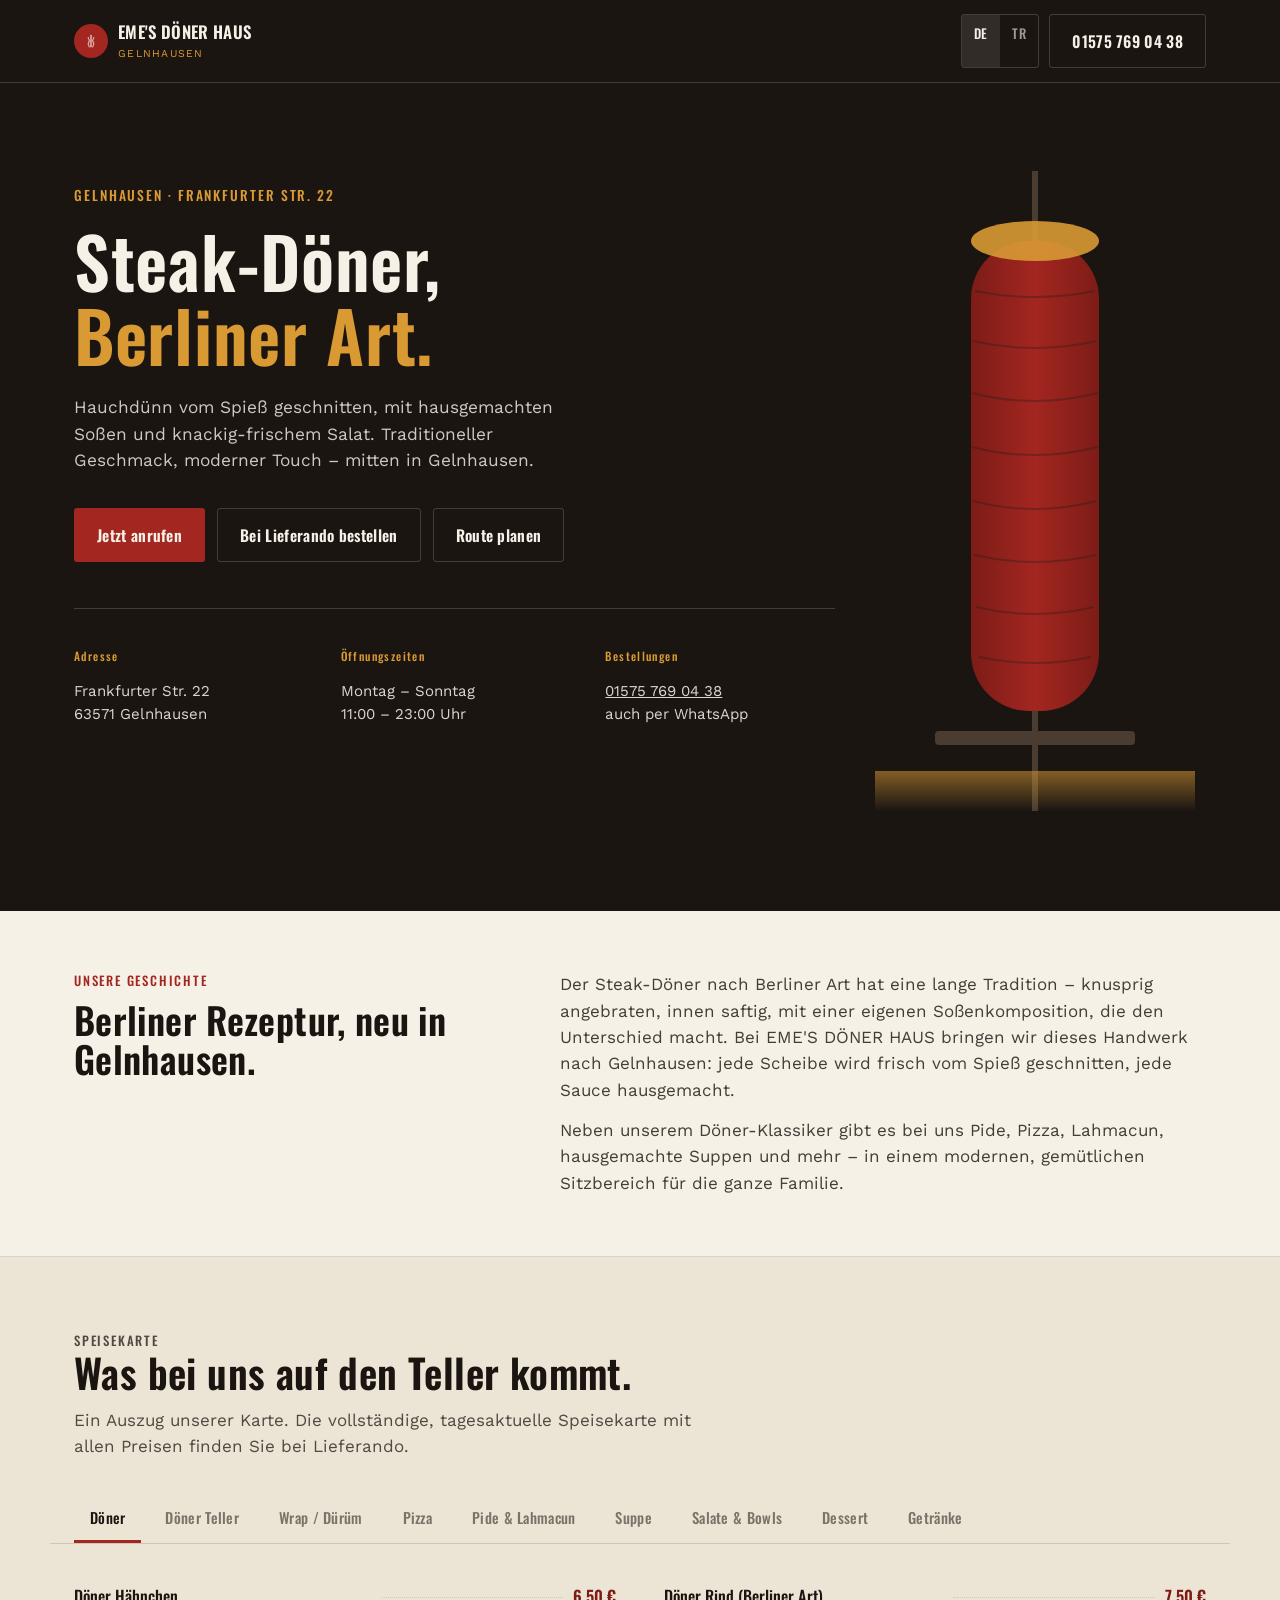
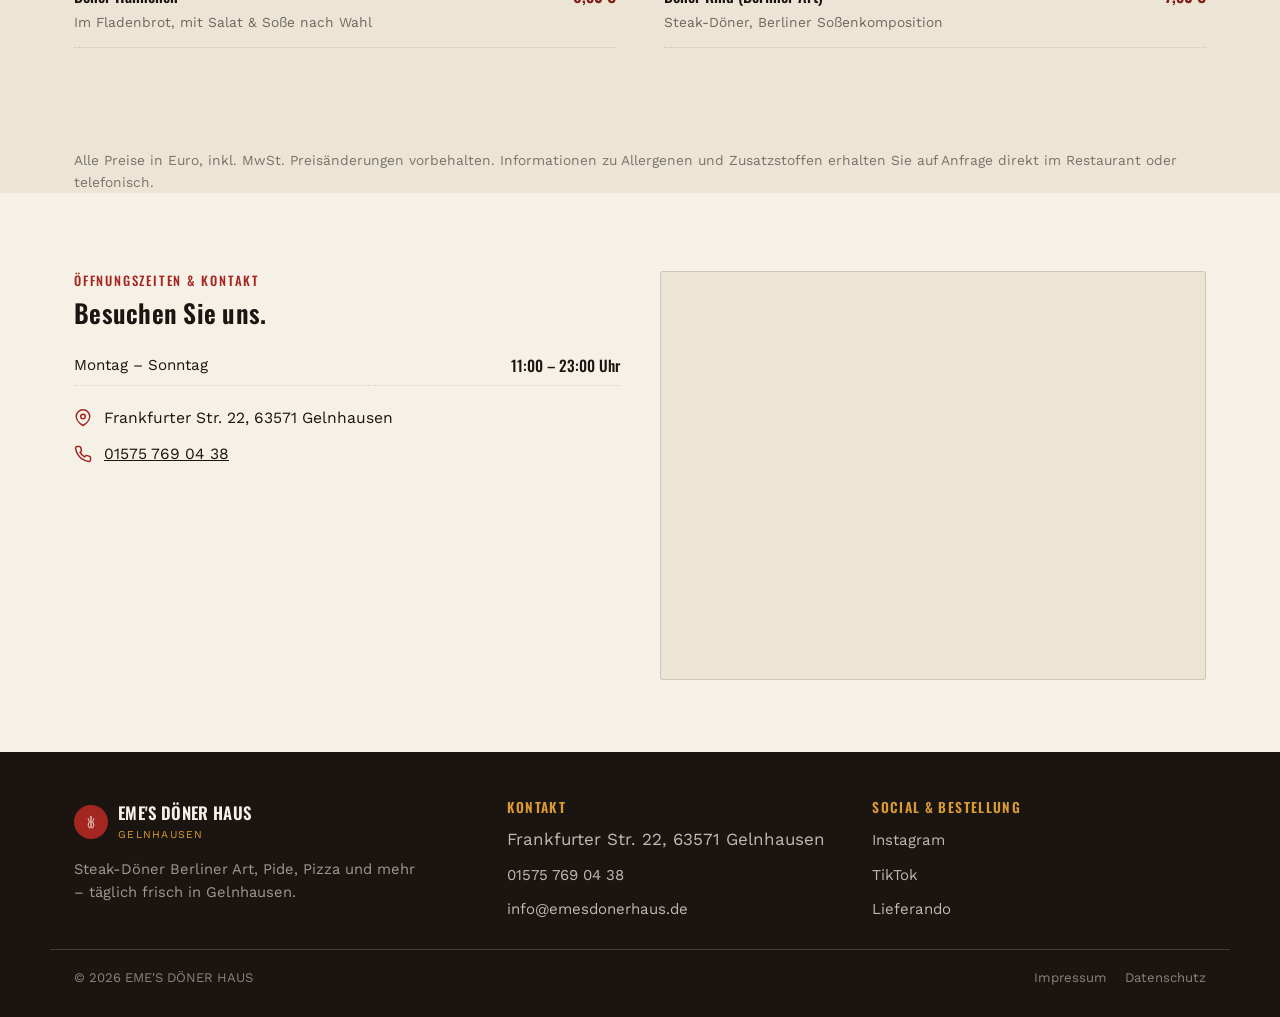
<file: index.html>
<!DOCTYPE html>
<html lang="de">
<head>
<meta charset="UTF-8">
<meta name="viewport" content="width=device-width, initial-scale=1.0">
<title>EME'S DÖNER HAUS – Steak-Döner Berliner Art in Gelnhausen</title>
<meta name="description" content="EME'S DÖNER HAUS in Gelnhausen: Steak-Döner Berliner Art, Pide, Pizza & mehr. Frankfurter Str. 22. Täglich 11:00–23:00 Uhr. Jetzt bestellen oder vor Ort genießen.">
<link rel="canonical" href="https://emesdonerhaus.de/">
<link rel="alternate" hreflang="de" href="https://emesdonerhaus.de/">
<link rel="alternate" hreflang="tr" href="https://emesdonerhaus.de/tr/">
<link rel="alternate" hreflang="x-default" href="https://emesdonerhaus.de/">
<link rel="icon" type="image/svg+xml" href="assets/img/favicon.svg">
<link rel="stylesheet" href="assets/css/style.css">

<meta property="og:type" content="restaurant.restaurant">
<meta property="og:title" content="EME'S DÖNER HAUS – Gelnhausen">
<meta property="og:description" content="Steak-Döner Berliner Art, Pide, Pizza & mehr. Frankfurter Str. 22, 63571 Gelnhausen.">
<meta property="og:url" content="https://emesdonerhaus.de/">
<meta property="og:locale" content="de_DE">

<script type="application/ld+json">
{
  "@context": "https://schema.org",
  "@type": "Restaurant",
  "name": "EME'S DÖNER HAUS",
  "servesCuisine": ["Döner", "Turkish", "German"],
  "address": {
    "@type": "PostalAddress",
    "streetAddress": "Frankfurter Str. 22",
    "postalCode": "63571",
    "addressLocality": "Gelnhausen",
    "addressCountry": "DE"
  },
  "telephone": "+4915757690438",
  "url": "https://emesdonerhaus.de/",
  "openingHoursSpecification": {
    "@type": "OpeningHoursSpecification",
    "dayOfWeek": ["Monday","Tuesday","Wednesday","Thursday","Friday","Saturday","Sunday"],
    "opens": "11:00",
    "closes": "23:00"
  }
}
</script>
</head>
<body>
<a class="skip-link" href="#main">Zum Inhalt springen</a>

<header class="topbar">
  <div class="topbar-inner">
    <a class="brand" href="/">
      <span class="brand-mark" aria-hidden="true">
        <svg viewBox="0 0 64 64" fill="none"><rect x="30" y="10" width="4" height="44" rx="2" fill="#f6f1e7"/><path d="M22 20c0 5 4 6 4 11s-4 6-4 11 4 6 4 11" stroke="#f6f1e7" stroke-width="3.4" stroke-linecap="round"/><path d="M42 20c0 5 -4 6 -4 11s4 6 4 11 -4 6 -4 11" stroke="#f6f1e7" stroke-width="3.4" stroke-linecap="round"/></svg>
      </span>
      <span class="brand-name">EME'S DÖNER HAUS<small>GELNHAUSEN</small></span>
    </a>
    <div class="topbar-actions">
      <nav class="lang-toggle" aria-label="Sprache">
        <a href="/" aria-current="true">DE</a>
        <a href="/tr/">TR</a>
      </nav>
      <a class="btn btn-outline topbar-call" href="tel:+4915757690438">01575 769 04 38</a>
    </div>
  </div>
</header>

<main id="main">

  <section class="hero">
    <div class="hero-inner">
      <div>
        <p class="hero-eyebrow">GELNHAUSEN · FRANKFURTER STR. 22</p>
        <h1>Steak-Döner,<br><em>Berliner Art.</em></h1>
        <p class="hero-lede">Hauchdünn vom Spieß geschnitten, mit hausgemachten Soßen und knackig-frischem Salat. Traditioneller Geschmack, moderner Touch – mitten in Gelnhausen.</p>
        <div class="hero-actions">
          <a class="btn btn-primary" href="tel:+4915757690438">Jetzt anrufen</a>
          <a class="btn btn-outline" href="https://www.lieferando.de/en/menu/emes-donerhaus-gelnhausen" target="_blank" rel="noopener">Bei Lieferando bestellen</a>
          <a class="btn btn-outline" href="https://www.google.com/maps/search/?api=1&query=Frankfurter+Str.+22+63571+Gelnhausen" target="_blank" rel="noopener">Route planen</a>
        </div>
        <div class="hero-meta">
          <div class="hero-meta-item">
            <p class="k">Adresse</p>
            <p class="v">Frankfurter Str. 22<br>63571 Gelnhausen</p>
          </div>
          <div class="hero-meta-item">
            <p class="k">Öffnungszeiten</p>
            <p class="v">Montag – Sonntag<br>11:00 – 23:00 Uhr</p>
          </div>
          <div class="hero-meta-item">
            <p class="k">Bestellungen</p>
            <p class="v"><a href="tel:+4915757690438" style="color:inherit">01575 769 04 38</a><br>auch per WhatsApp</p>
          </div>
        </div>
      </div>
      <div class="hero-spit" aria-hidden="true">
        <img src="assets/img/hero-motif.svg" alt="" loading="lazy" width="320" height="640">
      </div>
    </div>
  </section>

  <section class="story">
    <div class="wrap story-inner">
      <div>
        <p class="section-label">UNSERE GESCHICHTE</p>
        <h2>Berliner Rezeptur, neu in Gelnhausen.</h2>
      </div>
      <div class="story-body">
        <p>Der Steak-Döner nach Berliner Art hat eine lange Tradition – knusprig angebraten, innen saftig, mit einer eigenen Soßenkomposition, die den Unterschied macht. Bei EME'S DÖNER HAUS bringen wir dieses Handwerk nach Gelnhausen: jede Scheibe wird frisch vom Spieß geschnitten, jede Sauce hausgemacht.</p>
        <p>Neben unserem Döner-Klassiker gibt es bei uns Pide, Pizza, Lahmacun, hausgemachte Suppen und mehr – in einem modernen, gemütlichen Sitzbereich für die ganze Familie.</p>
      </div>
    </div>
  </section>

  <section class="menu-section" id="speisekarte">
    <div class="menu-head">
      <p class="section-label">SPEISEKARTE</p>
      <h2>Was bei uns auf den Teller kommt.</h2>
      <p>Ein Auszug unserer Karte. Die vollständige, tagesaktuelle Speisekarte mit allen Preisen finden Sie bei Lieferando.</p>
    </div>
    <div class="menu-tabs" id="menu-tabs" role="tablist" aria-label="Speisekarte Kategorien"></div>
    <div class="menu-panels" id="menu-panels"></div>
    <div class="wrap">
      <p class="menu-note">Alle Preise in Euro, inkl. MwSt. Preisänderungen vorbehalten. Informationen zu Allergenen und Zusatzstoffen erhalten Sie auf Anfrage direkt im Restaurant oder telefonisch.</p>
    </div>
  </section>

  <section class="location" id="kontakt">
    <div class="location-inner">
      <div>
        <p class="section-label">ÖFFNUNGSZEITEN & KONTAKT</p>
        <h2>Besuchen Sie uns.</h2>
        <table class="hours-table">
          <tr><td>Montag – Sonntag</td><td>11:00 – 23:00 Uhr</td></tr>
        </table>
        <div class="contact-block">
          <div class="contact-row">
            <svg width="18" height="18" viewBox="0 0 24 24" fill="none" stroke="currentColor" stroke-width="2"><path d="M21 10c0 7-9 12-9 12s-9-5-9-12a9 9 0 0 1 18 0z"/><circle cx="12" cy="10" r="3"/></svg>
            <span>Frankfurter Str. 22, 63571 Gelnhausen</span>
          </div>
          <div class="contact-row">
            <svg width="18" height="18" viewBox="0 0 24 24" fill="none" stroke="currentColor" stroke-width="2"><path d="M22 16.92v3a2 2 0 0 1-2.18 2 19.79 19.79 0 0 1-8.63-3.07 19.5 19.5 0 0 1-6-6 19.79 19.79 0 0 1-3.07-8.67A2 2 0 0 1 4.11 2h3a2 2 0 0 1 2 1.72c.127.96.361 1.903.7 2.81a2 2 0 0 1-.45 2.11L8.09 9.91a16 16 0 0 0 6 6l1.27-1.27a2 2 0 0 1 2.11-.45c.907.339 1.85.573 2.81.7A2 2 0 0 1 22 16.92z"/></svg>
            <a href="tel:+4915757690438">01575 769 04 38</a>
          </div>
        </div>
      </div>
      <div class="map-frame">
        <iframe title="Standort EME'S DÖNER HAUS" loading="lazy" src="https://www.google.com/maps?q=Frankfurter%20Str.%2022%2C%2063571%20Gelnhausen&output=embed"></iframe>
      </div>
    </div>
  </section>

</main>

<footer class="site-footer">
  <div class="footer-inner">
    <div class="footer-brand">
      <a class="brand" href="/" style="margin-bottom:12px;">
        <span class="brand-mark" aria-hidden="true">
          <svg viewBox="0 0 64 64" fill="none"><rect x="30" y="10" width="4" height="44" rx="2" fill="#f6f1e7"/><path d="M22 20c0 5 4 6 4 11s-4 6-4 11 4 6 4 11" stroke="#f6f1e7" stroke-width="3.4" stroke-linecap="round"/><path d="M42 20c0 5 -4 6 -4 11s4 6 4 11 -4 6 -4 11" stroke="#f6f1e7" stroke-width="3.4" stroke-linecap="round"/></svg>
        </span>
        <span class="brand-name">EME'S DÖNER HAUS<small>GELNHAUSEN</small></span>
      </a>
      <p style="max-width:38ch; font-size:0.92rem; color:rgba(246,241,231,0.6);">Steak-Döner Berliner Art, Pide, Pizza und mehr – täglich frisch in Gelnhausen.</p>
    </div>
    <div class="footer-col">
      <h3>KONTAKT</h3>
      <ul>
        <li>Frankfurter Str. 22, 63571 Gelnhausen</li>
        <li><a href="tel:+4915757690438">01575 769 04 38</a></li>
        <li><a href="mailto:info@emesdonerhaus.de">info@emesdonerhaus.de</a></li>
      </ul>
    </div>
    <div class="footer-col">
      <h3>SOCIAL & BESTELLUNG</h3>
      <ul>
        <li><a href="https://www.instagram.com/emes_doner_haus/" target="_blank" rel="noopener">Instagram</a></li>
        <li><a href="https://www.tiktok.com/@emes.dner" target="_blank" rel="noopener">TikTok</a></li>
        <li><a href="https://www.lieferando.de/en/menu/emes-donerhaus-gelnhausen" target="_blank" rel="noopener">Lieferando</a></li>
      </ul>
    </div>
  </div>
  <div class="footer-bottom">
    <span>© <span id="year"></span> EME'S DÖNER HAUS</span>
    <span style="display:flex; gap:18px;">
      <a href="/impressum.html">Impressum</a>
      <a href="/datenschutz.html">Datenschutz</a>
    </span>
  </div>
</footer>

<script>document.getElementById('year').textContent = new Date().getFullYear();</script>
<script src="assets/js/main.js" defer></script>
</body>
</html>
</file>
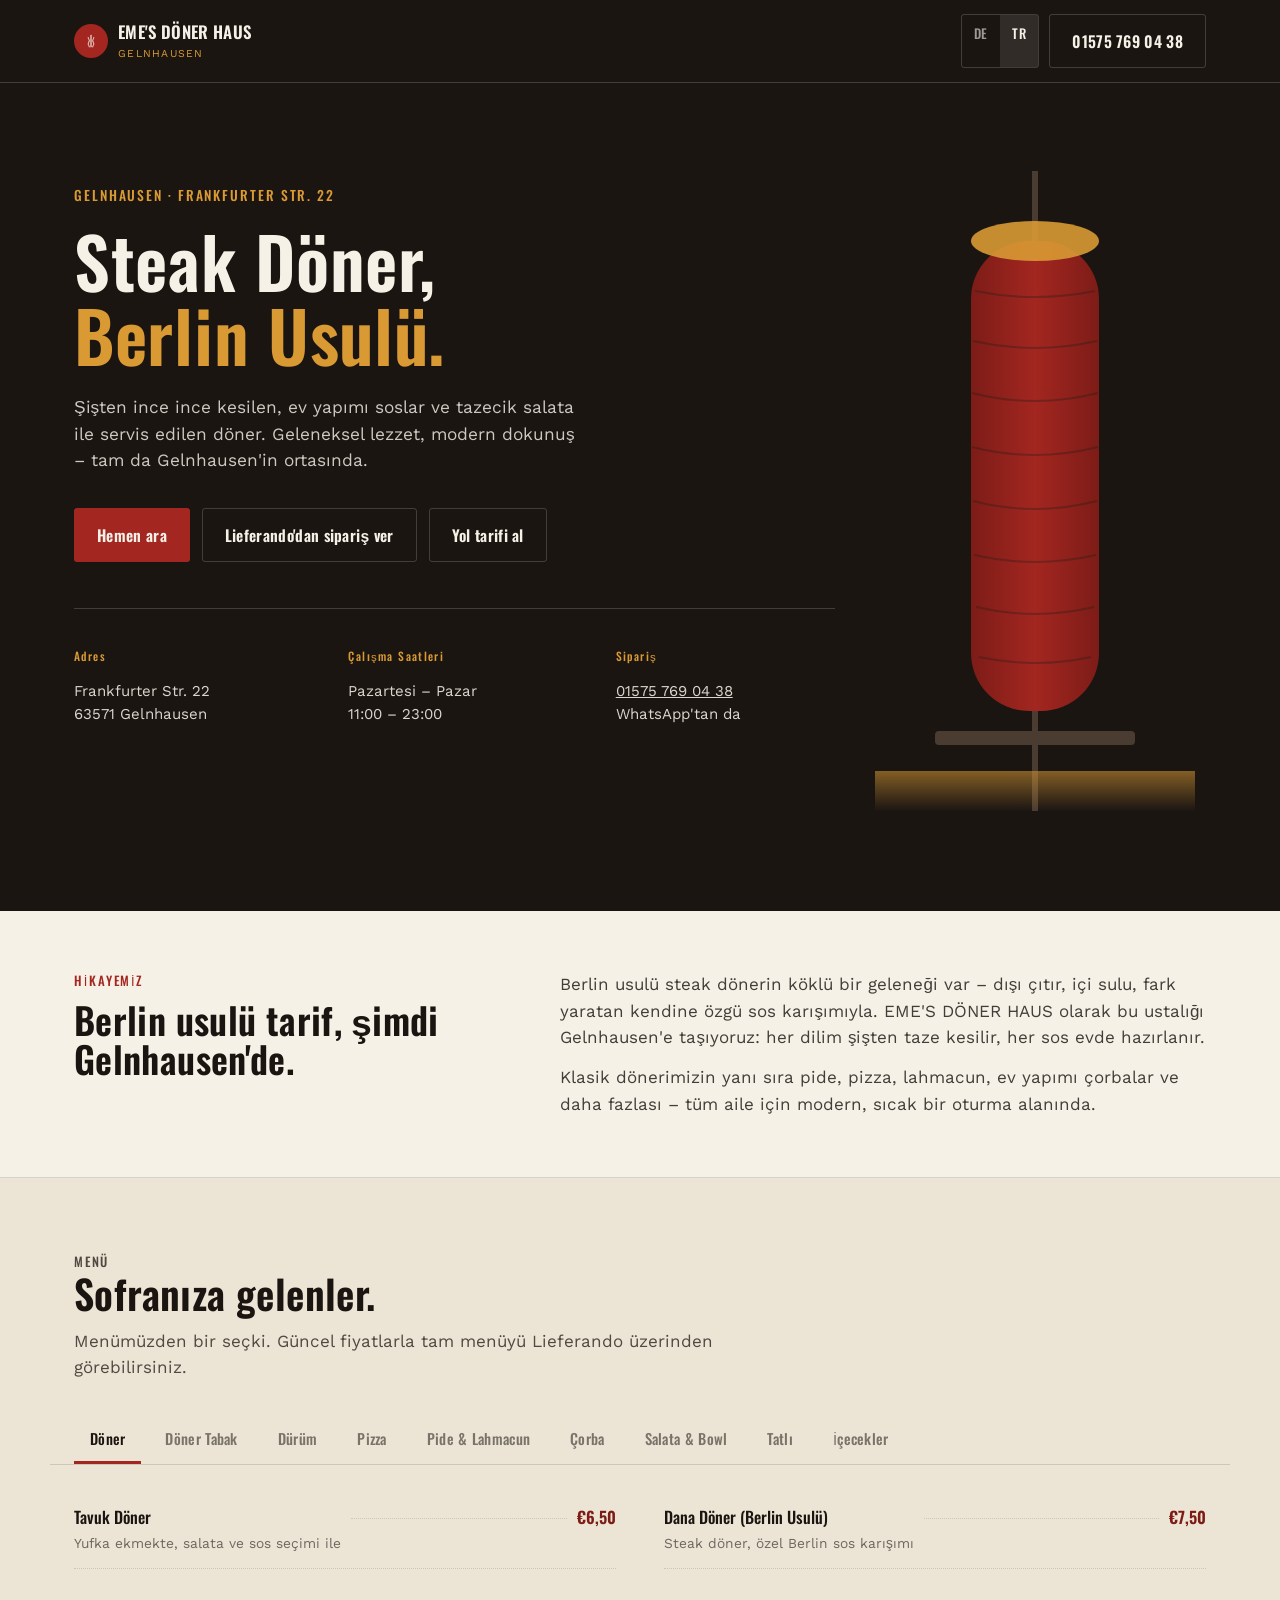
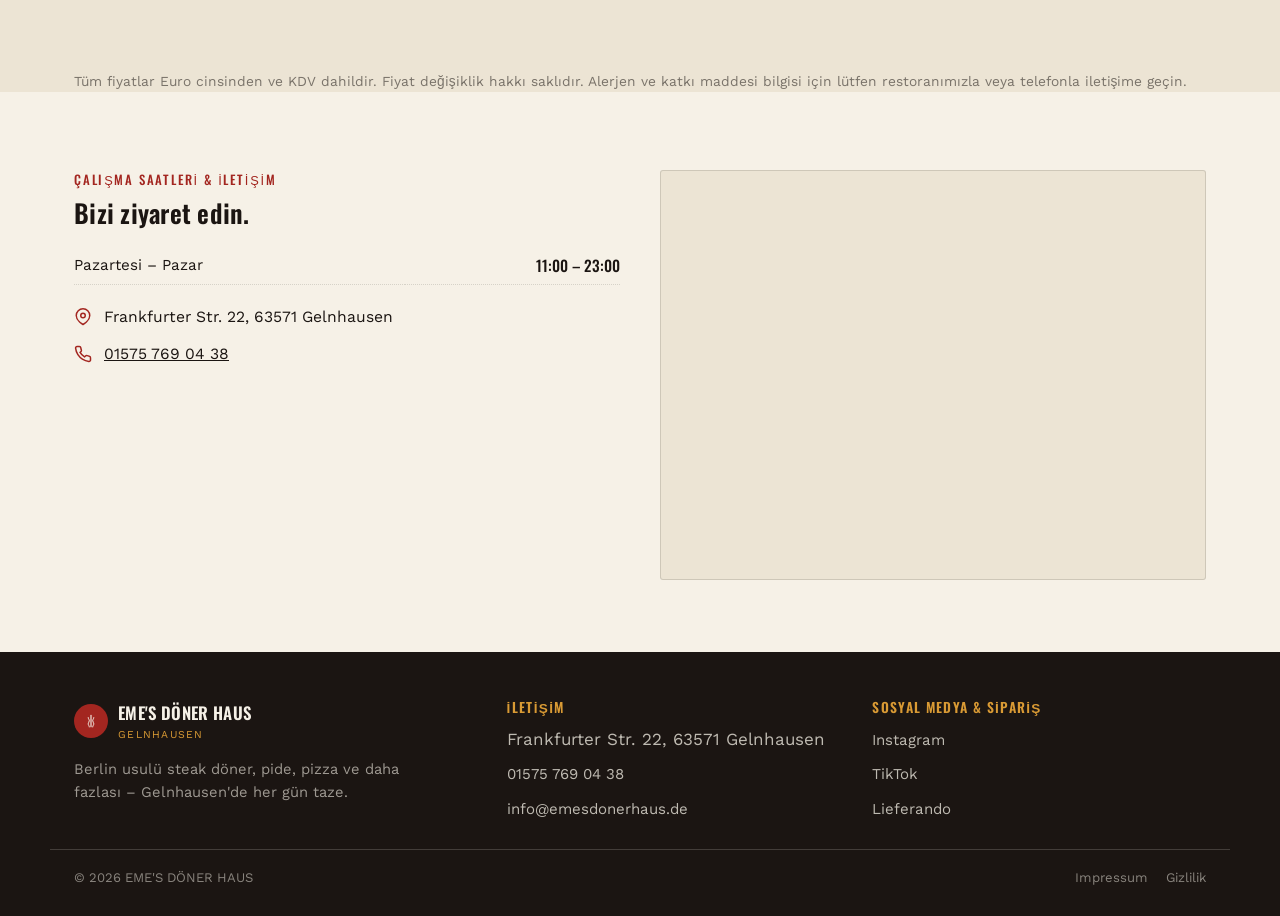
<file: tr/index.html>
<!DOCTYPE html>
<html lang="tr">
<head>
<meta charset="UTF-8">
<meta name="viewport" content="width=device-width, initial-scale=1.0">
<title>EME'S DÖNER HAUS – Gelnhausen'de Berlin Usulü Steak Döner</title>
<meta name="description" content="EME'S DÖNER HAUS, Gelnhausen: Berlin usulü steak döner, pide, pizza ve daha fazlası. Frankfurter Str. 22. Her gün 11:00–23:00. Şimdi sipariş verin veya yerinde afiyetle yiyin.">
<link rel="canonical" href="https://emesdonerhaus.de/tr/">
<link rel="alternate" hreflang="de" href="https://emesdonerhaus.de/">
<link rel="alternate" hreflang="tr" href="https://emesdonerhaus.de/tr/">
<link rel="alternate" hreflang="x-default" href="https://emesdonerhaus.de/">
<link rel="icon" type="image/svg+xml" href="../assets/img/favicon.svg">
<link rel="stylesheet" href="../assets/css/style.css">

<meta property="og:type" content="restaurant.restaurant">
<meta property="og:title" content="EME'S DÖNER HAUS – Gelnhausen">
<meta property="og:description" content="Berlin usulü steak döner, pide, pizza ve daha fazlası. Frankfurter Str. 22, 63571 Gelnhausen.">
<meta property="og:url" content="https://emesdonerhaus.de/tr/">
<meta property="og:locale" content="tr_TR">
</head>
<body>
<a class="skip-link" href="#main">İçeriğe geç</a>

<header class="topbar">
  <div class="topbar-inner">
    <a class="brand" href="/tr/">
      <span class="brand-mark" aria-hidden="true">
        <svg viewBox="0 0 64 64" fill="none"><rect x="30" y="10" width="4" height="44" rx="2" fill="#f6f1e7"/><path d="M22 20c0 5 4 6 4 11s-4 6-4 11 4 6 4 11" stroke="#f6f1e7" stroke-width="3.4" stroke-linecap="round"/><path d="M42 20c0 5 -4 6 -4 11s4 6 4 11 -4 6 -4 11" stroke="#f6f1e7" stroke-width="3.4" stroke-linecap="round"/></svg>
      </span>
      <span class="brand-name">EME'S DÖNER HAUS<small>GELNHAUSEN</small></span>
    </a>
    <div class="topbar-actions">
      <nav class="lang-toggle" aria-label="Dil">
        <a href="/">DE</a>
        <a href="/tr/" aria-current="true">TR</a>
      </nav>
      <a class="btn btn-outline topbar-call" href="tel:+4915757690438">01575 769 04 38</a>
    </div>
  </div>
</header>

<main id="main">

  <section class="hero">
    <div class="hero-inner">
      <div>
        <p class="hero-eyebrow">GELNHAUSEN · FRANKFURTER STR. 22</p>
        <h1>Steak Döner,<br><em>Berlin Usulü.</em></h1>
        <p class="hero-lede">Şişten ince ince kesilen, ev yapımı soslar ve tazecik salata ile servis edilen döner. Geleneksel lezzet, modern dokunuş – tam da Gelnhausen'in ortasında.</p>
        <div class="hero-actions">
          <a class="btn btn-primary" href="tel:+4915757690438">Hemen ara</a>
          <a class="btn btn-outline" href="https://www.lieferando.de/en/menu/emes-donerhaus-gelnhausen" target="_blank" rel="noopener">Lieferando'dan sipariş ver</a>
          <a class="btn btn-outline" href="https://www.google.com/maps/search/?api=1&query=Frankfurter+Str.+22+63571+Gelnhausen" target="_blank" rel="noopener">Yol tarifi al</a>
        </div>
        <div class="hero-meta">
          <div class="hero-meta-item">
            <p class="k">Adres</p>
            <p class="v">Frankfurter Str. 22<br>63571 Gelnhausen</p>
          </div>
          <div class="hero-meta-item">
            <p class="k">Çalışma Saatleri</p>
            <p class="v">Pazartesi – Pazar<br>11:00 – 23:00</p>
          </div>
          <div class="hero-meta-item">
            <p class="k">Sipariş</p>
            <p class="v"><a href="tel:+4915757690438" style="color:inherit">01575 769 04 38</a><br>WhatsApp'tan da</p>
          </div>
        </div>
      </div>
      <div class="hero-spit" aria-hidden="true">
        <img src="../assets/img/hero-motif.svg" alt="" loading="lazy" width="320" height="640">
      </div>
    </div>
  </section>

  <section class="story">
    <div class="wrap story-inner">
      <div>
        <p class="section-label">HİKAYEMİZ</p>
        <h2>Berlin usulü tarif, şimdi Gelnhausen'de.</h2>
      </div>
      <div class="story-body">
        <p>Berlin usulü steak dönerin köklü bir geleneği var – dışı çıtır, içi sulu, fark yaratan kendine özgü sos karışımıyla. EME'S DÖNER HAUS olarak bu ustalığı Gelnhausen'e taşıyoruz: her dilim şişten taze kesilir, her sos evde hazırlanır.</p>
        <p>Klasik dönerimizin yanı sıra pide, pizza, lahmacun, ev yapımı çorbalar ve daha fazlası – tüm aile için modern, sıcak bir oturma alanında.</p>
      </div>
    </div>
  </section>

  <section class="menu-section" id="menu">
    <div class="menu-head">
      <p class="section-label">MENÜ</p>
      <h2>Sofranıza gelenler.</h2>
      <p>Menümüzden bir seçki. Güncel fiyatlarla tam menüyü Lieferando üzerinden görebilirsiniz.</p>
    </div>
    <div class="menu-tabs" id="menu-tabs" role="tablist" aria-label="Menü kategorileri"></div>
    <div class="menu-panels" id="menu-panels"></div>
    <div class="wrap">
      <p class="menu-note">Tüm fiyatlar Euro cinsinden ve KDV dahildir. Fiyat değişiklik hakkı saklıdır. Alerjen ve katkı maddesi bilgisi için lütfen restoranımızla veya telefonla iletişime geçin.</p>
    </div>
  </section>

  <section class="location" id="iletisim">
    <div class="location-inner">
      <div>
        <p class="section-label">ÇALIŞMA SAATLERİ & İLETİŞİM</p>
        <h2>Bizi ziyaret edin.</h2>
        <table class="hours-table">
          <tr><td>Pazartesi – Pazar</td><td>11:00 – 23:00</td></tr>
        </table>
        <div class="contact-block">
          <div class="contact-row">
            <svg width="18" height="18" viewBox="0 0 24 24" fill="none" stroke="currentColor" stroke-width="2"><path d="M21 10c0 7-9 12-9 12s-9-5-9-12a9 9 0 0 1 18 0z"/><circle cx="12" cy="10" r="3"/></svg>
            <span>Frankfurter Str. 22, 63571 Gelnhausen</span>
          </div>
          <div class="contact-row">
            <svg width="18" height="18" viewBox="0 0 24 24" fill="none" stroke="currentColor" stroke-width="2"><path d="M22 16.92v3a2 2 0 0 1-2.18 2 19.79 19.79 0 0 1-8.63-3.07 19.5 19.5 0 0 1-6-6 19.79 19.79 0 0 1-3.07-8.67A2 2 0 0 1 4.11 2h3a2 2 0 0 1 2 1.72c.127.96.361 1.903.7 2.81a2 2 0 0 1-.45 2.11L8.09 9.91a16 16 0 0 0 6 6l1.27-1.27a2 2 0 0 1 2.11-.45c.907.339 1.85.573 2.81.7A2 2 0 0 1 22 16.92z"/></svg>
            <a href="tel:+4915757690438">01575 769 04 38</a>
          </div>
        </div>
      </div>
      <div class="map-frame">
        <iframe title="EME'S DÖNER HAUS Konum" loading="lazy" src="https://www.google.com/maps?q=Frankfurter%20Str.%2022%2C%2063571%20Gelnhausen&output=embed"></iframe>
      </div>
    </div>
  </section>

</main>

<footer class="site-footer">
  <div class="footer-inner">
    <div class="footer-brand">
      <a class="brand" href="/tr/" style="margin-bottom:12px;">
        <span class="brand-mark" aria-hidden="true">
          <svg viewBox="0 0 64 64" fill="none"><rect x="30" y="10" width="4" height="44" rx="2" fill="#f6f1e7"/><path d="M22 20c0 5 4 6 4 11s-4 6-4 11 4 6 4 11" stroke="#f6f1e7" stroke-width="3.4" stroke-linecap="round"/><path d="M42 20c0 5 -4 6 -4 11s4 6 4 11 -4 6 -4 11" stroke="#f6f1e7" stroke-width="3.4" stroke-linecap="round"/></svg>
        </span>
        <span class="brand-name">EME'S DÖNER HAUS<small>GELNHAUSEN</small></span>
      </a>
      <p style="max-width:38ch; font-size:0.92rem; color:rgba(246,241,231,0.6);">Berlin usulü steak döner, pide, pizza ve daha fazlası – Gelnhausen'de her gün taze.</p>
    </div>
    <div class="footer-col">
      <h3>İLETİŞİM</h3>
      <ul>
        <li>Frankfurter Str. 22, 63571 Gelnhausen</li>
        <li><a href="tel:+4915757690438">01575 769 04 38</a></li>
        <li><a href="mailto:info@emesdonerhaus.de">info@emesdonerhaus.de</a></li>
      </ul>
    </div>
    <div class="footer-col">
      <h3>SOSYAL MEDYA & SİPARİŞ</h3>
      <ul>
        <li><a href="https://www.instagram.com/emes_doner_haus/" target="_blank" rel="noopener">Instagram</a></li>
        <li><a href="https://www.tiktok.com/@emes.dner" target="_blank" rel="noopener">TikTok</a></li>
        <li><a href="https://www.lieferando.de/en/menu/emes-donerhaus-gelnhausen" target="_blank" rel="noopener">Lieferando</a></li>
      </ul>
    </div>
  </div>
  <div class="footer-bottom">
    <span>© <span id="year"></span> EME'S DÖNER HAUS</span>
    <span style="display:flex; gap:18px;">
      <a href="/impressum.html">Impressum</a>
      <a href="/datenschutz.html">Gizlilik</a>
    </span>
  </div>
</footer>

<script>document.getElementById('year').textContent = new Date().getFullYear();</script>
<script src="../assets/js/main.js" defer></script>
</body>
</html>
</file>
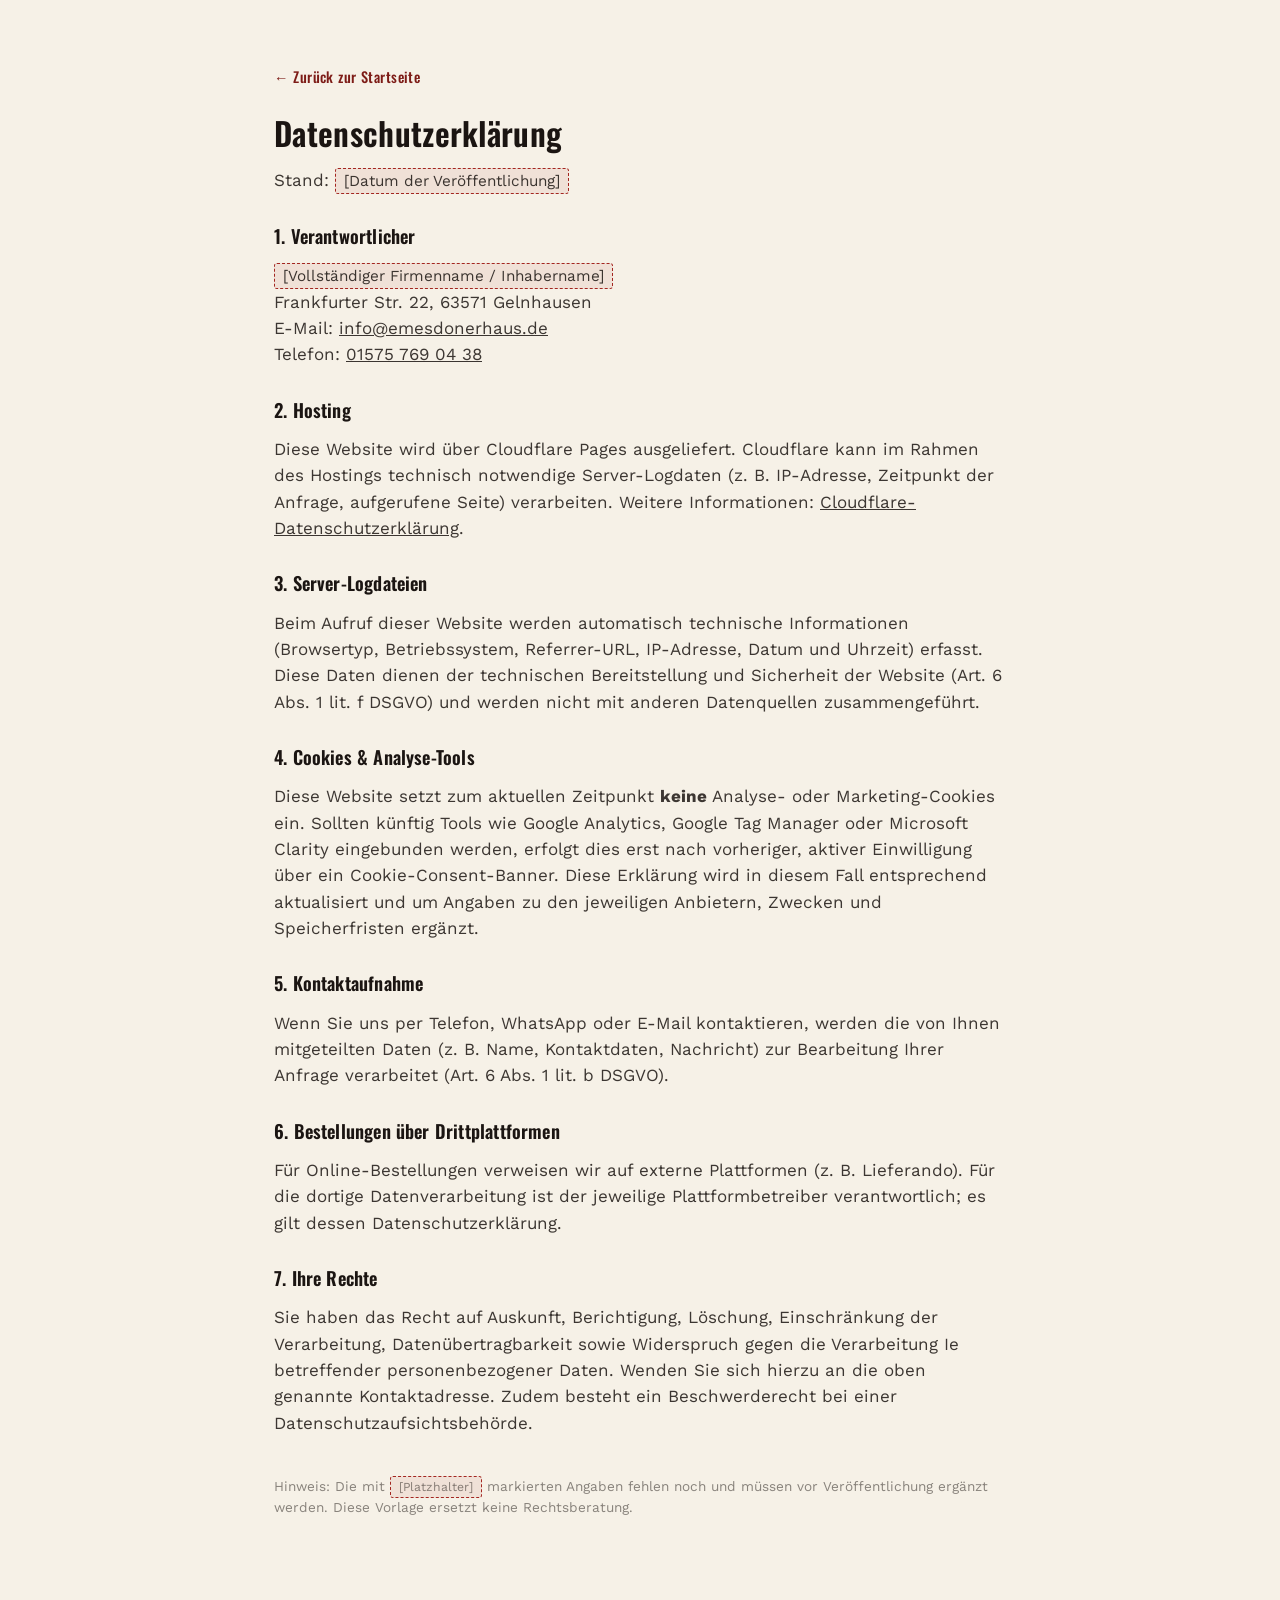
<file: datenschutz.html>
<!DOCTYPE html>
<html lang="de">
<head>
<meta charset="UTF-8">
<meta name="viewport" content="width=device-width, initial-scale=1.0">
<title>Datenschutzerklärung – EME'S DÖNER HAUS</title>
<meta name="robots" content="noindex, follow">
<link rel="icon" type="image/svg+xml" href="assets/img/favicon.svg">
<link rel="stylesheet" href="assets/css/style.css">
</head>
<body>
<div class="legal-page">
  <div class="legal-inner">
    <a class="back-link" href="/">← Zurück zur Startseite</a>
    <h1>Datenschutzerklärung</h1>
    <p>Stand: <span class="placeholder">[Datum der Veröffentlichung]</span></p>

    <h2>1. Verantwortlicher</h2>
    <p>
      <span class="placeholder">[Vollständiger Firmenname / Inhabername]</span><br>
      Frankfurter Str. 22, 63571 Gelnhausen<br>
      E-Mail: <a href="mailto:info@emesdonerhaus.de">info@emesdonerhaus.de</a><br>
      Telefon: <a href="tel:+4915757690438">01575 769 04 38</a>
    </p>

    <h2>2. Hosting</h2>
    <p>Diese Website wird über Cloudflare Pages ausgeliefert. Cloudflare kann im Rahmen des Hostings technisch notwendige Server-Logdaten (z. B. IP-Adresse, Zeitpunkt der Anfrage, aufgerufene Seite) verarbeiten. Weitere Informationen: <a href="https://www.cloudflare.com/privacypolicy/" target="_blank" rel="noopener">Cloudflare-Datenschutzerklärung</a>.</p>

    <h2>3. Server-Logdateien</h2>
    <p>Beim Aufruf dieser Website werden automatisch technische Informationen (Browsertyp, Betriebssystem, Referrer-URL, IP-Adresse, Datum und Uhrzeit) erfasst. Diese Daten dienen der technischen Bereitstellung und Sicherheit der Website (Art. 6 Abs. 1 lit. f DSGVO) und werden nicht mit anderen Datenquellen zusammengeführt.</p>

    <h2>4. Cookies & Analyse-Tools</h2>
    <p>Diese Website setzt zum aktuellen Zeitpunkt <strong>keine</strong> Analyse- oder Marketing-Cookies ein. Sollten künftig Tools wie Google Analytics, Google Tag Manager oder Microsoft Clarity eingebunden werden, erfolgt dies erst nach vorheriger, aktiver Einwilligung über ein Cookie-Consent-Banner. Diese Erklärung wird in diesem Fall entsprechend aktualisiert und um Angaben zu den jeweiligen Anbietern, Zwecken und Speicherfristen ergänzt.</p>

    <h2>5. Kontaktaufnahme</h2>
    <p>Wenn Sie uns per Telefon, WhatsApp oder E-Mail kontaktieren, werden die von Ihnen mitgeteilten Daten (z. B. Name, Kontaktdaten, Nachricht) zur Bearbeitung Ihrer Anfrage verarbeitet (Art. 6 Abs. 1 lit. b DSGVO).</p>

    <h2>6. Bestellungen über Drittplattformen</h2>
    <p>Für Online-Bestellungen verweisen wir auf externe Plattformen (z. B. Lieferando). Für die dortige Datenverarbeitung ist der jeweilige Plattformbetreiber verantwortlich; es gilt dessen Datenschutzerklärung.</p>

    <h2>7. Ihre Rechte</h2>
    <p>Sie haben das Recht auf Auskunft, Berichtigung, Löschung, Einschränkung der Verarbeitung, Datenübertragbarkeit sowie Widerspruch gegen die Verarbeitung Ie betreffender personenbezogener Daten. Wenden Sie sich hierzu an die oben genannte Kontaktadresse. Zudem besteht ein Beschwerderecht bei einer Datenschutzaufsichtsbehörde.</p>

    <p style="margin-top:40px; font-size:0.85rem; color:rgba(27,21,18,0.5);">
      Hinweis: Die mit <span class="placeholder">[Platzhalter]</span> markierten Angaben fehlen noch und müssen vor Veröffentlichung ergänzt werden. Diese Vorlage ersetzt keine Rechtsberatung.
    </p>
  </div>
</div>
</body>
</html>
</file>
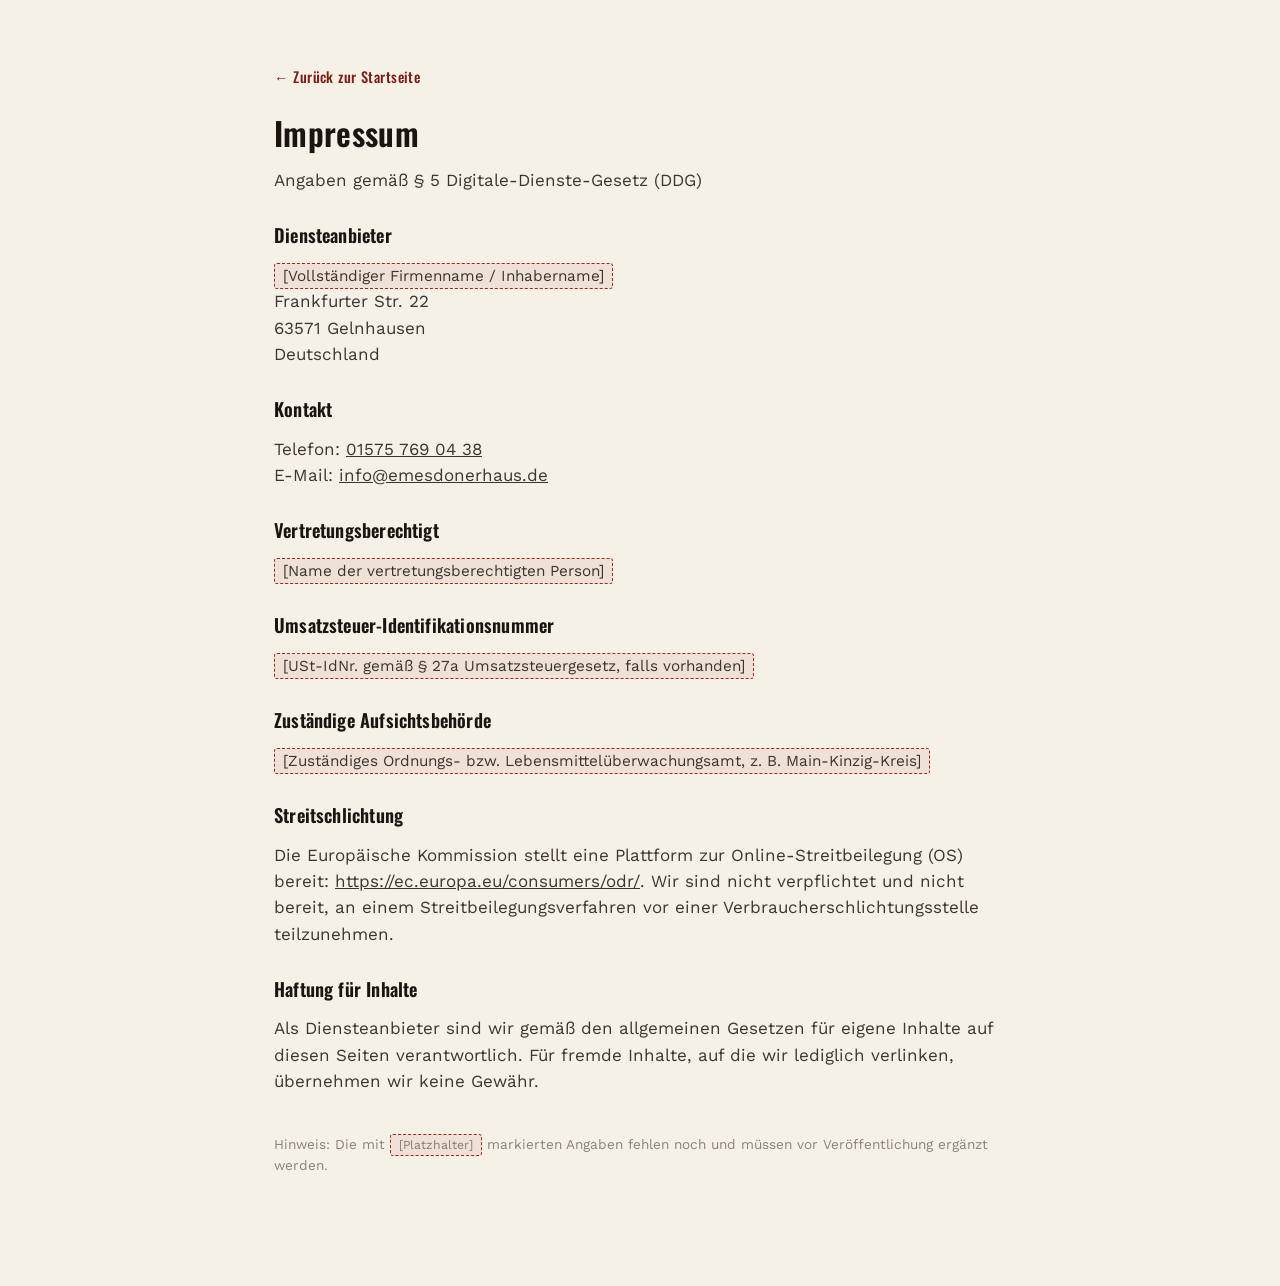
<file: impressum.html>
<!DOCTYPE html>
<html lang="de">
<head>
<meta charset="UTF-8">
<meta name="viewport" content="width=device-width, initial-scale=1.0">
<title>Impressum – EME'S DÖNER HAUS</title>
<meta name="robots" content="noindex, follow">
<link rel="icon" type="image/svg+xml" href="assets/img/favicon.svg">
<link rel="stylesheet" href="assets/css/style.css">
</head>
<body>
<div class="legal-page">
  <div class="legal-inner">
    <a class="back-link" href="/">← Zurück zur Startseite</a>
    <h1>Impressum</h1>
    <p>Angaben gemäß § 5 Digitale-Dienste-Gesetz (DDG)</p>

    <h2>Diensteanbieter</h2>
    <p>
      <span class="placeholder">[Vollständiger Firmenname / Inhabername]</span><br>
      Frankfurter Str. 22<br>
      63571 Gelnhausen<br>
      Deutschland
    </p>

    <h2>Kontakt</h2>
    <p>
      Telefon: <a href="tel:+4915757690438">01575 769 04 38</a><br>
      E-Mail: <a href="mailto:info@emesdonerhaus.de">info@emesdonerhaus.de</a>
    </p>

    <h2>Vertretungsberechtigt</h2>
    <p><span class="placeholder">[Name der vertretungsberechtigten Person]</span></p>

    <h2>Umsatzsteuer-Identifikationsnummer</h2>
    <p><span class="placeholder">[USt-IdNr. gemäß § 27a Umsatzsteuergesetz, falls vorhanden]</span></p>

    <h2>Zuständige Aufsichtsbehörde</h2>
    <p><span class="placeholder">[Zuständiges Ordnungs- bzw. Lebensmittelüberwachungsamt, z. B. Main-Kinzig-Kreis]</span></p>

    <h2>Streitschlichtung</h2>
    <p>
      Die Europäische Kommission stellt eine Plattform zur Online-Streitbeilegung (OS) bereit:
      <a href="https://ec.europa.eu/consumers/odr/" target="_blank" rel="noopener">https://ec.europa.eu/consumers/odr/</a>.
      Wir sind nicht verpflichtet und nicht bereit, an einem Streitbeilegungsverfahren vor einer
      Verbraucherschlichtungsstelle teilzunehmen.
    </p>

    <h2>Haftung für Inhalte</h2>
    <p>Als Diensteanbieter sind wir gemäß den allgemeinen Gesetzen für eigene Inhalte auf diesen Seiten verantwortlich. Für fremde Inhalte, auf die wir lediglich verlinken, übernehmen wir keine Gewähr.</p>

    <p style="margin-top:40px; font-size:0.85rem; color:rgba(27,21,18,0.5);">
      Hinweis: Die mit <span class="placeholder">[Platzhalter]</span> markierten Angaben fehlen noch und müssen vor Veröffentlichung ergänzt werden.
    </p>
  </div>
</div>
</body>
</html>
</file>
<file: assets/css/style.css>
/* ==========================================================================
   EME'S DÖNER HAUS — style.css
   Design tokens
   ========================================================================== */
@font-face {
  font-family: "Oswald";
  src: url("../fonts/oswald-500.woff2") format("woff2");
  font-weight: 500; font-style: normal; font-display: swap;
}
@font-face {
  font-family: "Oswald";
  src: url("../fonts/oswald-600.woff2") format("woff2");
  font-weight: 600; font-style: normal; font-display: swap;
}
@font-face {
  font-family: "Oswald";
  src: url("../fonts/oswald-700.woff2") format("woff2");
  font-weight: 700; font-style: normal; font-display: swap;
}
@font-face {
  font-family: "Work Sans";
  src: url("../fonts/worksans-400.woff2") format("woff2");
  font-weight: 400; font-style: normal; font-display: swap;
}
@font-face {
  font-family: "Work Sans";
  src: url("../fonts/worksans-500.woff2") format("woff2");
  font-weight: 500; font-style: normal; font-display: swap;
}
@font-face {
  font-family: "Work Sans";
  src: url("../fonts/worksans-600.woff2") format("woff2");
  font-weight: 600; font-style: normal; font-display: swap;
}
@font-face {
  font-family: "Work Sans";
  src: url("../fonts/worksans-700.woff2") format("woff2");
  font-weight: 700; font-style: normal; font-display: swap;
}

:root {
  --ink: #1b1512;
  --paper: #f6f1e7;
  --paper-dim: #ece4d4;
  --brick: #a32620;
  --brick-dark: #7d1c17;
  --ember: #d99a34;
  --charcoal: #241d18;
  --charcoal-2: #322820;
  --line: rgba(27, 21, 18, 0.14);
  --line-on-dark: rgba(246, 241, 231, 0.18);

  --font-display: "Oswald", "Arial Narrow", sans-serif;
  --font-body: "Work Sans", -apple-system, "Segoe UI", sans-serif;

  --maxw: 1180px;
  --radius: 3px;
}

* { box-sizing: border-box; }
html { scroll-behavior: smooth; }

body {
  margin: 0;
  background: var(--paper);
  color: var(--ink);
  font-family: var(--font-body);
  font-size: 17px;
  line-height: 1.55;
  -webkit-font-smoothing: antialiased;
}

img { max-width: 100%; display: block; }

a { color: inherit; }

.wrap {
  max-width: var(--maxw);
  margin: 0 auto;
  padding: 0 24px;
}

h1, h2, h3 {
  font-family: var(--font-display);
  font-weight: 600;
  letter-spacing: 0.01em;
  line-height: 1.05;
  margin: 0;
}

.section-label {
  font-family: var(--font-display);
  font-weight: 500;
  font-size: 0.8rem;
  letter-spacing: 0.14em;
  color: var(--brick);
  margin: 0 0 10px;
}

.btn {
  display: inline-flex;
  align-items: center;
  gap: 8px;
  font-family: var(--font-display);
  font-weight: 600;
  font-size: 0.98rem;
  letter-spacing: 0.02em;
  padding: 14px 22px;
  border-radius: var(--radius);
  border: 1px solid transparent;
  text-decoration: none;
  cursor: pointer;
  transition: transform 0.15s ease, background-color 0.15s ease;
}
.btn:active { transform: translateY(1px); }
.btn-primary {
  background: var(--brick);
  color: var(--paper);
}
.btn-primary:hover { background: var(--brick-dark); }
.btn-outline {
  background: transparent;
  color: var(--paper);
  border-color: var(--line-on-dark);
}
.btn-outline:hover { background: rgba(246,241,231,0.08); }
.btn-outline-dark {
  background: transparent;
  color: var(--ink);
  border-color: var(--line);
}
.btn-outline-dark:hover { background: rgba(27,21,18,0.05); }

/* ---------- Skip link (a11y) ---------- */
.skip-link {
  position: absolute;
  left: -999px;
  top: 0;
  background: var(--ink);
  color: var(--paper);
  padding: 10px 16px;
  z-index: 200;
}
.skip-link:focus { left: 12px; top: 12px; }

/* ---------- Top bar ---------- */
.topbar {
  position: sticky;
  top: 0;
  z-index: 100;
  background: var(--ink);
  border-bottom: 1px solid var(--line-on-dark);
}
.topbar-inner {
  display: flex;
  align-items: center;
  justify-content: space-between;
  padding: 14px 24px;
  max-width: var(--maxw);
  margin: 0 auto;
}
.brand {
  display: flex;
  align-items: center;
  gap: 10px;
  text-decoration: none;
  color: var(--paper);
}
.brand-mark {
  width: 34px; height: 34px;
  border-radius: 50%;
  background: var(--brick);
  display: flex; align-items: center; justify-content: center;
  flex-shrink: 0;
}
.brand-mark svg { width: 18px; height: 18px; }
.brand-name {
  font-family: var(--font-display);
  font-weight: 600;
  font-size: 1.05rem;
  letter-spacing: 0.02em;
}
.brand-name small {
  display: block;
  font-family: var(--font-body);
  font-weight: 400;
  font-size: 0.66rem;
  letter-spacing: 0.12em;
  color: var(--ember);
  margin-top: 1px;
}
.topbar-actions { display: flex; gap: 10px; }
.lang-toggle {
  display: flex;
  border: 1px solid var(--line-on-dark);
  border-radius: var(--radius);
  overflow: hidden;
}
.lang-toggle a {
  padding: 8px 12px;
  font-family: var(--font-display);
  font-size: 0.82rem;
  letter-spacing: 0.05em;
  color: var(--paper);
  text-decoration: none;
  opacity: 0.6;
}
.lang-toggle a[aria-current="true"] { opacity: 1; background: rgba(246,241,231,0.1); }
.topbar-call {
  display: none;
}
@media (min-width: 640px) {
  .topbar-call { display: inline-flex; }
}

/* ---------- Hero ---------- */
.hero {
  background: var(--ink);
  color: var(--paper);
  position: relative;
  overflow: hidden;
}
.hero-inner {
  max-width: var(--maxw);
  margin: 0 auto;
  padding: 64px 24px 76px;
  display: grid;
  grid-template-columns: 1fr;
  gap: 40px;
  position: relative;
  z-index: 2;
}
@media (min-width: 880px) {
  .hero-inner { grid-template-columns: 1.15fr 0.5fr; padding: 88px 24px 100px; }
}
.hero-eyebrow {
  font-family: var(--font-display);
  font-size: 0.85rem;
  letter-spacing: 0.14em;
  color: var(--ember);
  margin-bottom: 18px;
}
.hero h1 {
  font-size: clamp(2.4rem, 6.4vw, 4.4rem);
  color: var(--paper);
}
.hero h1 em {
  font-style: normal;
  color: var(--ember);
}
.hero-lede {
  margin: 22px 0 0;
  max-width: 46ch;
  font-size: 1.08rem;
  color: rgba(246,241,231,0.82);
}
.hero-actions {
  margin-top: 34px;
  display: flex;
  flex-wrap: wrap;
  gap: 12px;
}
.hero-meta {
  margin-top: 46px;
  padding-top: 26px;
  border-top: 1px solid var(--line-on-dark);
  display: grid;
  grid-template-columns: repeat(2, auto);
  gap: 22px 44px;
}
@media (min-width: 500px) {
  .hero-meta { grid-template-columns: repeat(3, auto); }
}
.hero-meta-item { max-width: 220px; }
.hero-meta-item .k {
  font-family: var(--font-display);
  font-size: 0.72rem;
  letter-spacing: 0.12em;
  color: var(--ember);
  margin-bottom: 4px;
}
.hero-meta-item .v {
  font-size: 0.94rem;
  color: rgba(246,241,231,0.88);
}

/* decorative spit motif */
.hero-spit {
  display: none;
}
@media (min-width: 880px) {
  .hero-spit {
    display: block;
    position: relative;
    align-self: stretch;
  }
  .hero-spit svg { position: absolute; inset: 0; width: 100%; height: 100%; }
}

/* ---------- Story strip ---------- */
.story {
  background: var(--paper);
  border-bottom: 1px solid var(--line);
}
.story-inner {
  max-width: var(--maxw);
  margin: 0 auto;
  padding: 60px 24px;
  display: grid;
  gap: 30px;
}
@media (min-width: 760px) {
  .story-inner { grid-template-columns: 0.8fr 1.2fr; align-items: start; gap: 56px; }
}
.story h2 { font-size: clamp(1.7rem, 3.4vw, 2.3rem); }
.story-body p {
  margin: 0 0 14px;
  max-width: 62ch;
  color: rgba(27,21,18,0.82);
}
.story-body p:last-child { margin-bottom: 0; }

/* ---------- Menu ---------- */
.menu-section {
  background: var(--paper-dim);
}
.menu-head {
  max-width: var(--maxw);
  margin: 0 auto;
  padding: 60px 24px 0;
}
.menu-head h2 { font-size: clamp(1.8rem, 3.6vw, 2.5rem); }
.menu-head p { max-width: 60ch; color: rgba(27,21,18,0.75); margin: 14px 0 0; }

.menu-tabs {
  max-width: var(--maxw);
  margin: 34px auto 0;
  padding: 0 24px;
  display: flex;
  gap: 8px;
  overflow-x: auto;
  scrollbar-width: none;
  border-bottom: 1px solid var(--line);
}
.menu-tabs::-webkit-scrollbar { display: none; }
.menu-tab {
  flex: 0 0 auto;
  font-family: var(--font-display);
  font-weight: 500;
  font-size: 0.92rem;
  letter-spacing: 0.02em;
  padding: 12px 16px;
  background: transparent;
  border: none;
  border-bottom: 3px solid transparent;
  color: rgba(27,21,18,0.55);
  cursor: pointer;
  white-space: nowrap;
}
.menu-tab[aria-selected="true"] {
  color: var(--ink);
  border-bottom-color: var(--brick);
}

.menu-panels {
  max-width: var(--maxw);
  margin: 0 auto;
  padding: 40px 24px 72px;
}
.menu-panel { display: none; }
.menu-panel.is-active { display: block; }
.menu-list {
  display: grid;
  gap: 22px;
}
@media (min-width: 760px) {
  .menu-list { grid-template-columns: 1fr 1fr; column-gap: 48px; }
}
.menu-item {
  display: flex;
  align-items: baseline;
  gap: 10px;
  padding-bottom: 14px;
  border-bottom: 1px dotted var(--line);
}
.menu-item-name {
  font-family: var(--font-display);
  font-weight: 500;
  font-size: 1.02rem;
}
.menu-item-desc {
  display: block;
  font-family: var(--font-body);
  font-weight: 400;
  font-size: 0.86rem;
  color: rgba(27,21,18,0.6);
  margin-top: 3px;
}
.menu-item-fill {
  flex: 1;
  border-bottom: 1px dotted var(--line);
  transform: translateY(-5px);
  min-width: 12px;
}
.menu-item-price {
  font-family: var(--font-display);
  font-weight: 600;
  font-size: 1.02rem;
  color: var(--brick-dark);
  white-space: nowrap;
}
.menu-note {
  margin-top: 30px;
  font-size: 0.86rem;
  color: rgba(27,21,18,0.55);
}

/* ---------- Location ---------- */
.location {
  background: var(--paper);
}
.location-inner {
  max-width: var(--maxw);
  margin: 0 auto;
  padding: 64px 24px 72px;
  display: grid;
  gap: 40px;
}
@media (min-width: 780px) {
  .location-inner { grid-template-columns: 1fr 1fr; }
}
.hours-table { width: 100%; border-collapse: collapse; margin-top: 20px; }
.hours-table td { padding: 7px 0; border-bottom: 1px dotted var(--line); font-size: 0.95rem; }
.hours-table td:last-child { text-align: right; font-family: var(--font-display); font-weight: 500; }
.contact-block { margin-top: 20px; display: grid; gap: 12px; }
.contact-row { display: flex; gap: 12px; align-items: flex-start; font-size: 0.98rem; }
.contact-row svg { flex-shrink: 0; margin-top: 3px; color: var(--brick); }
.map-frame {
  border: 1px solid var(--line);
  border-radius: var(--radius);
  overflow: hidden;
  aspect-ratio: 4/3;
  background: var(--paper-dim);
}
.map-frame iframe { width: 100%; height: 100%; border: 0; }

/* ---------- Footer ---------- */
.site-footer {
  background: var(--ink);
  color: rgba(246,241,231,0.75);
}
.footer-inner {
  max-width: var(--maxw);
  margin: 0 auto;
  padding: 48px 24px 28px;
  display: grid;
  gap: 32px;
}
@media (min-width: 700px) {
  .footer-inner { grid-template-columns: 1.2fr 1fr 1fr; }
}
.footer-brand .brand-name { color: var(--paper); }
.footer-col h3 {
  font-family: var(--font-display);
  font-size: 0.85rem;
  letter-spacing: 0.1em;
  color: var(--ember);
  margin-bottom: 12px;
}
.footer-col ul { list-style: none; margin: 0; padding: 0; display: grid; gap: 8px; }
.footer-col a { text-decoration: none; font-size: 0.94rem; }
.footer-col a:hover { text-decoration: underline; }
.footer-bottom {
  max-width: var(--maxw);
  margin: 0 auto;
  padding: 18px 24px 28px;
  border-top: 1px solid var(--line-on-dark);
  display: flex;
  flex-wrap: wrap;
  gap: 10px 20px;
  justify-content: space-between;
  font-size: 0.82rem;
  color: rgba(246,241,231,0.5);
}
.footer-bottom a { text-decoration: none; }
.footer-bottom a:hover { text-decoration: underline; }

/* ---------- Legal pages ---------- */
.legal-page { background: var(--paper); min-height: 60vh; }
.legal-inner { max-width: 780px; margin: 0 auto; padding: 64px 24px 96px; }
.legal-inner h1 { font-size: 2rem; margin-bottom: 8px; }
.legal-inner h2 { font-size: 1.15rem; margin: 32px 0 10px; }
.legal-inner p, .legal-inner li { color: rgba(27,21,18,0.85); }
.legal-inner .placeholder {
  background: rgba(163,38,32,0.08);
  border: 1px dashed var(--brick);
  padding: 3px 8px;
  border-radius: var(--radius);
  font-size: 0.9em;
}
.back-link {
  display: inline-block;
  margin-bottom: 28px;
  font-family: var(--font-display);
  font-size: 0.9rem;
  letter-spacing: 0.03em;
  text-decoration: none;
  color: var(--brick-dark);
}

/* ---------- Cookie banner ---------- */
.cookie-banner {
  position: fixed;
  left: 16px; right: 16px; bottom: 16px;
  max-width: 640px;
  margin: 0 auto;
  background: var(--ink);
  color: var(--paper);
  border-radius: var(--radius);
  padding: 20px 22px;
  box-shadow: 0 10px 30px rgba(0,0,0,0.25);
  z-index: 300;
  display: none;
}
.cookie-banner.is-visible { display: block; }
.cookie-banner p { margin: 0 0 14px; font-size: 0.92rem; color: rgba(246,241,231,0.85); }
.cookie-banner a { color: var(--ember); text-decoration: underline; }
.cookie-actions { display: flex; flex-wrap: wrap; gap: 10px; }

/* ---------- Motion & focus ---------- */
@media (prefers-reduced-motion: reduce) {
  html { scroll-behavior: auto; }
  * { transition: none !important; animation: none !important; }
}
:focus-visible {
  outline: 3px solid var(--ember);
  outline-offset: 2px;
}
</file>
